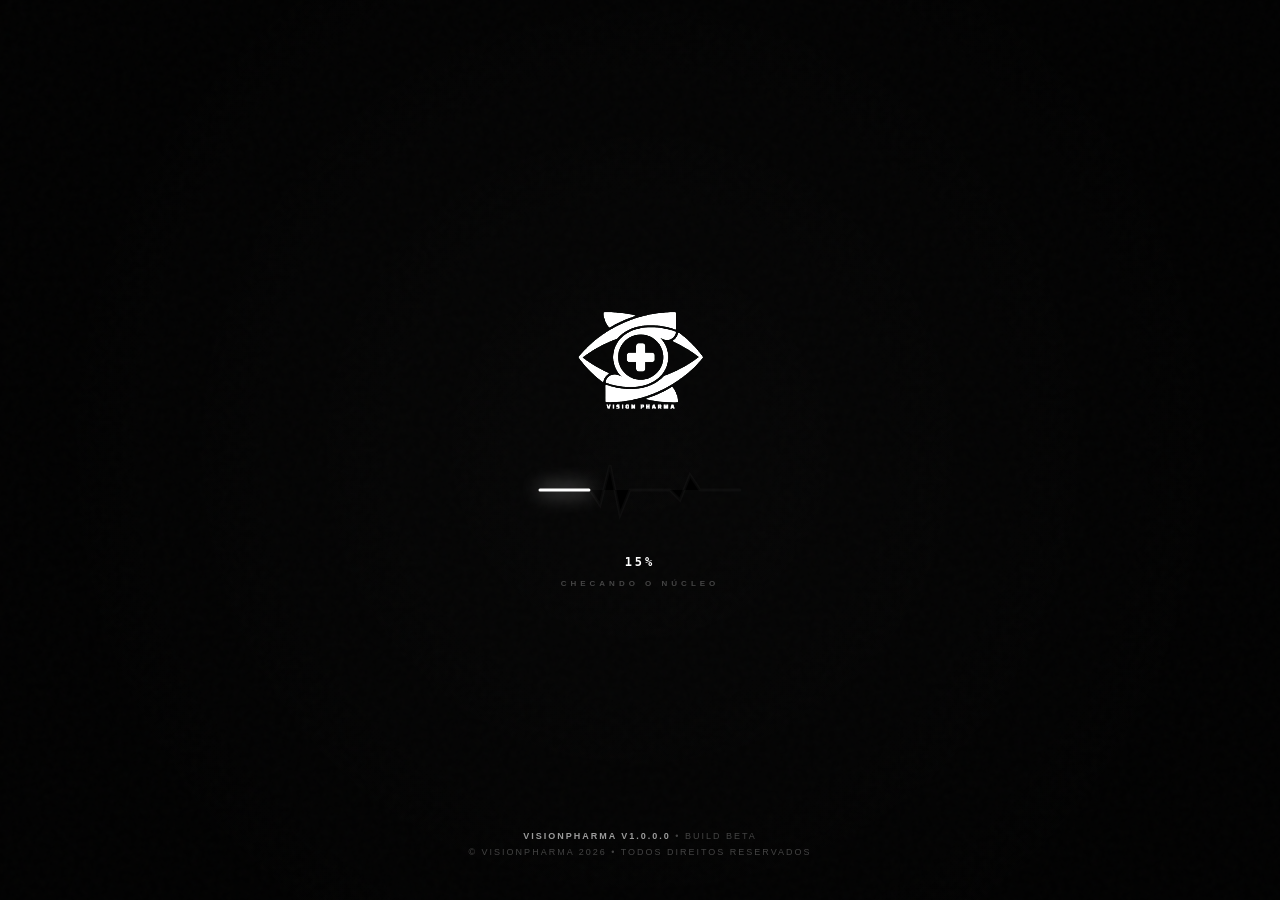
<file: pharmora/index.html>
<!DOCTYPE html>
<html lang="pt-br">
<head>
    <meta charset="UTF-8">
    <meta name="viewport" content="width=device-width, initial-scale=1.0, viewport-fit=cover">
    <title>VisionPharma | Terminal de Carregamento</title>
    
    <link rel="stylesheet" href="global.css">
    <link rel="stylesheet" href="assets/fontawesome/css/all.min.css">

    <style>
        :root {
            --bg: #020202; --text: #ffffff; --dim: #444;
            --accent: #ffffff; --success: #00ffcc; --error: #ff4444;
            --logo-filter: invert(1) brightness(1.8);
            --ecg-bg: rgba(255,255,255,0.03);
            --glass: rgba(255, 255, 255, 0.02);
        }

        [data-theme="light"] {
            --bg: #f5f5f7; --text: #000000; --dim: #999;
            --accent: #000000; --logo-filter: none;
            --ecg-bg: rgba(0,0,0,0.05);
            --glass: rgba(0, 0, 0, 0.02);
        }

        * { margin: 0; padding: 0; box-sizing: border-box; -webkit-font-smoothing: antialiased; }

        body {
            background-color: var(--bg); color: var(--text);
            font-family: "Inter", sans-serif;
            height: 100vh; display: flex; flex-direction: column;
            justify-content: center; align-items: center; overflow: hidden;
            transition: background 0.8s ease;
        }

        /* 1. TEXTURA CINEMATOGRÁFICA (GRÃO) */
        body::before {
            content: ""; position: fixed; inset: 0; z-index: 1;
            background-image: url("data:image/svg+xml,%3Csvg viewBox='0 0 200 200' xmlns='http://www.w3.org/2000/svg'%3E%3Cfilter id='n'%3E%3CfeTurbulence type='fractalNoise' baseFrequency='0.65' numOctaves='3' stitchTiles='stitch'/%3E%3C/filter%3E%3Crect width='100%25' height='100%25' filter='url(%23n)'/%3E%3C/svg%3E");
            opacity: 0.02; pointer-events: none;
        }

        .ambient {
            position: fixed; inset: 0;
            background: radial-gradient(circle at 50% 50%, var(--glass) 0%, transparent 80%);
            z-index: 0;
        }

        /* 2. CONTAINER PRINCIPAL */
        #boot-wrapper {
            position: relative; z-index: 10;
            display: flex; flex-direction: column; align-items: center;
            width: 100%; max-width: 400px;
            transition: all 1s cubic-bezier(0.7, 0, 0.3, 1);
        }

        .logo-box {
            width: 125px; margin-bottom: 50px;
            filter: var(--logo-filter);
            animation: logoBreath 5s infinite ease-in-out;
        }
        @keyframes logoBreath { 0%, 100% { transform: scale(1); opacity: 0.8; } 50% { transform: scale(1.05); opacity: 1; } }

        /* 3. ECG (O CARREGADOR) */
        .ecg-container {
            position: relative; width: 220px; height: 60px; margin-bottom: 35px;
        }
        .ecg-svg { width: 100%; height: 100%; overflow: visible; }
        .ecg-path-bg { fill: none; stroke: var(--ecg-bg); stroke-width: 3; stroke-linecap: round; }
        .ecg-path-loader {
            fill: none; stroke: var(--text); stroke-width: 3; stroke-linecap: round;
            stroke-linejoin: round; stroke-dasharray: 1000; stroke-dashoffset: 1000;
            transition: stroke-dashoffset 0.8s cubic-bezier(0.4, 0, 0.2, 1), stroke 0.4s;
            filter: drop-shadow(0 0 10px var(--text));
        }

        /* 4. ÁREA DE TEXTO TÉCNICO */
        .status-area { text-align: center; }
        .percentage {
            font-family: 'JetBrains Mono', monospace; font-size: 12px;
            font-weight: 800; letter-spacing: 3px; margin-bottom: 10px;
            display: block; color: var(--text);
        }
        .log-text {
            font-size: 8px; font-weight: 700; letter-spacing: 4px;
            text-transform: uppercase; color: var(--dim); transition: 0.3s;
        }

        /* 5. RODAPÉ (INSTITUCIONAL) */
        footer {
            position: absolute; bottom: 40px; width: 100%;
            text-align: center; z-index: 10;
            animation: fadeInFooter 2s ease forwards 1s; opacity: 0;
        }
        .footer-line {
            font-family: 'Inter', sans-serif; font-size: 9px;
            letter-spacing: 2px; color: var(--dim); line-height: 1.8;
            font-weight: 500;
        }
        .footer-line b { color: var(--text); opacity: 0.6; }

        @keyframes fadeInFooter { to { opacity: 1; } }

        /* TELA DE ERRO */
        #error-screen {
            display: none; position: fixed; inset: 0; z-index: 100;
            background: var(--bg); flex-direction: column;
            justify-content: center; align-items: center; text-align: center;
        }

        /* SAÍDA */
        .boot-exit { opacity: 0; transform: scale(0.96); filter: blur(15px); }
    </style>
</head>
<body data-theme="dark">

    <div class="ambient"></div>

    <div id="boot-wrapper">
        <img src="assets/imagem/svg/logo.svg" class="logo-box" alt="Pharmora">

        <div class="ecg-container">
            <svg class="ecg-svg" viewBox="0 0 200 60">
                <path id="path-data" d="M 0,30 L 40,30 L 50,30 L 60,45 L 70,5 L 80,55 L 90,30 L 120,30 L 130,30 L 140,40 L 150,15 L 160,30 L 200,30" />
                <use href="#path-data" class="ecg-path-bg" />
                <use href="#path-data" id="ecg-loader" class="ecg-path-loader" />
            </svg>
        </div>

        <div class="status-area">
            <span class="percentage" id="pct">0%</span>
            <div class="log-text" id="status-msg">Iniciando Protocolos...</div>
        </div>
    </div>

    <footer>
        <div class="footer-line"><b>VISIONPHARMA V1.0.0.0</b> • BUILD BETA</div>
        <div class="footer-line">© VISIONPHARMA 2026 • TODOS DIREITOS RESERVADOS</div>
    </footer>

    <div id="error-screen">
        <i class="fas fa-terminal" style="font-size: 2.5rem; color: var(--error); margin-bottom: 25px;"></i>
        <h2 style="letter-spacing: 4px; font-size: 12px; color: var(--text);">FALHA NA SINCRONIZAÇÃO DO NODO</h2>
        <p id="err-desc" style="font-size: 9px; margin-top: 10px; color: var(--dim); letter-spacing: 1px;"></p>
        <button onclick="window.location.href='login.html'" style="margin-top: 30px; padding: 12px 30px; background: var(--text); color: var(--bg); border: none; border-radius: 4px; font-weight: 800; font-size: 10px; cursor: pointer; letter-spacing: 2px;">RECONFIGURAR</button>
    </div>

    <script>
        const loader = document.getElementById('ecg-loader');
        const pctText = document.getElementById('pct');
        const msgText = document.getElementById('status-msg');
        const serverIP = localStorage.getItem('pharmora_ip') || 'localhost';

        const pathLength = document.getElementById('path-data').getTotalLength();
        loader.style.strokeDasharray = pathLength;
        loader.style.strokeDashoffset = pathLength;

        async function bootSequence() {
            try {
                // Sincronizar Tema Imparcial
                const theme = localStorage.getItem('pharmora_theme') || 'dark';
                document.body.setAttribute('data-theme', theme);
                
                await updateProgress(15, "checando o núcleo");
                await wait(1000);

                await updateProgress(45, "Vincular na rede: " + serverIP);
                await wait(500);
                
                // Verificação Real do Banco
                const controller = new AbortController();
                const timeout = setTimeout(() => controller.abort(), 4000);

                try {
                    const res = await fetch(`http://${serverIP}/pharmora/api_status.php`, { signal: controller.signal });
                    const data = await res.json();
                    sessionStorage.setItem('pharmora_config', JSON.stringify(data));
                } catch (e) {
                    throw new Error("Servidor Central Offline ou IP Inválido");
                }

                await updateProgress(65, "Hidratando a base de dados");
                await wait(900);

                await updateProgress(85, "Sincronização Concluída");
                
                await wait(500);
                
                await updateProgress(100, "Iniciando..");
                
                loader.style.stroke = "var(--success)";
                loader.style.filter = "drop-shadow(0 0 12px var(--success))";
                
                // Delay para apreciação da UI
                await wait(1800);
                exit();

            } catch (err) {
                showError(err.message);
            }
        }

        function updateProgress(value, message) {
            return new Promise(resolve => {
                pctText.textContent = value + "%";
                msgText.textContent = message;
                const offset = pathLength - (pathLength * (value / 100));
                loader.style.strokeDashoffset = offset;
                setTimeout(resolve, 600);
            });
        }

        function showError(msg) {
            document.getElementById('error-screen').style.display = 'flex';
            document.getElementById('err-desc').textContent = msg;
        }

        function exit() {
            document.getElementById('boot-wrapper').classList.add('boot-exit');
            document.querySelector('footer').style.opacity = "0";
            setTimeout(() => { window.location.href = "login.html"; }, 1000);
        }

        function wait(ms) { return new Promise(r => setTimeout(r, ms)); }

        window.onload = bootSequence;
    </script>
</body>
</html>
</file>
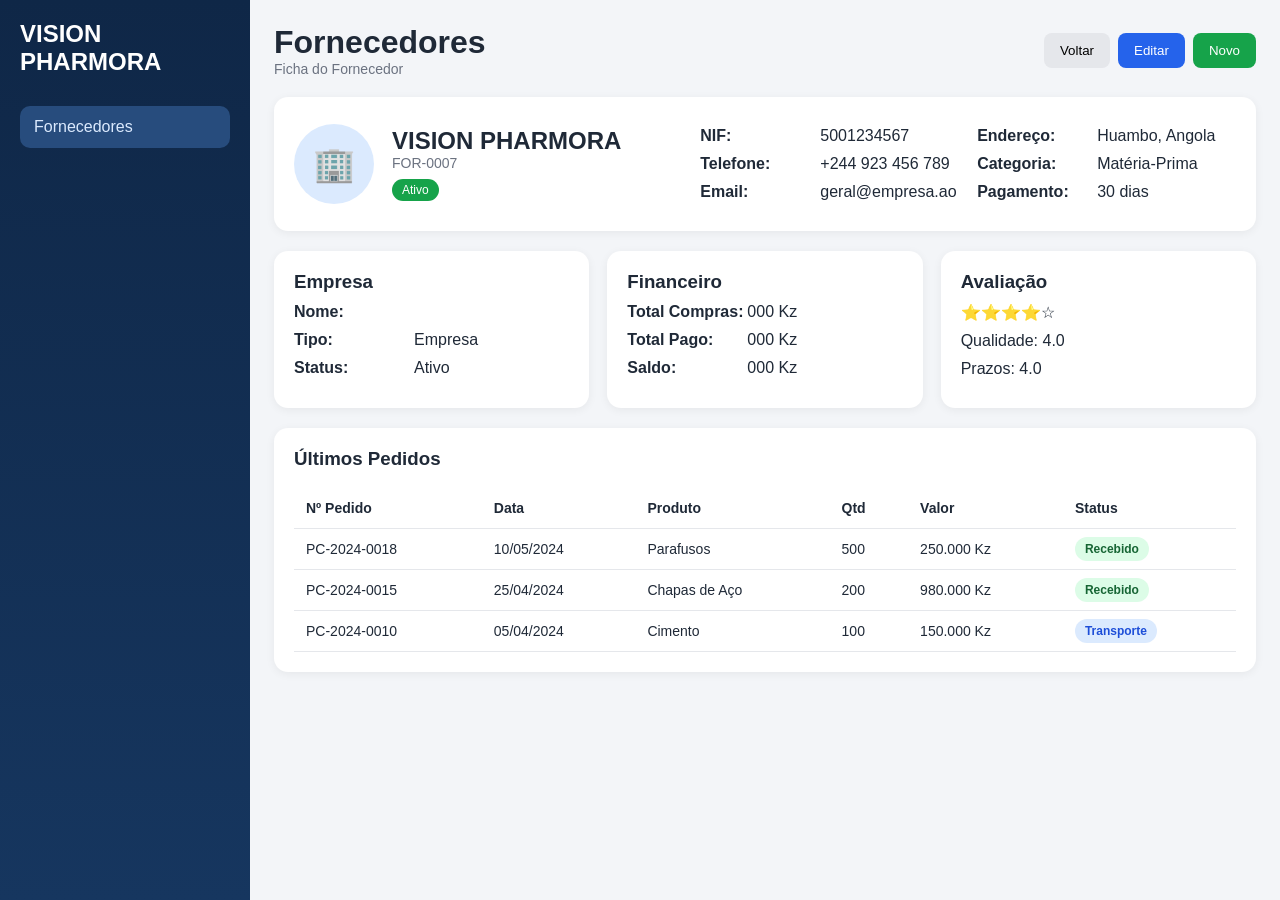
<file: fornedores.html>
<html lang="pt">
<head>
<meta charset="UTF-8">
<meta name="viewport" content="width=device-width, initial-scale=1.0">
<title>Fornecedores</title>
<style>
*{margin:0;padding:0;box-sizing:border-box}body{font-family:Arial,Helvetica,sans-serif;background:#f3f5f8;color:#1f2937} .app{display:flex;min-height:100vh}.sidebar{width:250px;background:linear-gradient(180deg,#0f2747,#16365f);color:#fff;padding:20px}.logo{font-size:24px;font-weight:700;margin-bottom:30px}.menu a{display:block;color:#dbeafe;text-decoration:none;padding:12px 14px;border-radius:10px;margin:6px 0}.menu a:hover,.menu a.active{background:#274c7d}.content{flex:1;padding:24px}.topbar{display:flex;justify-content:space-between;align-items:center;margin-bottom:20px}.btns button{border:none;padding:10px 16px;border-radius:8px;margin-left:8px;cursor:pointer}.secondary{background:#e5e7eb}.primary{background:#2563eb;color:#fff}.success{background:#16a34a;color:#fff}.card{background:#fff;border-radius:14px;box-shadow:0 2px 10px rgba(0,0,0,.06);padding:20px;margin-bottom:20px}.hero{display:grid;grid-template-columns:1.5fr 1fr 1fr;gap:18px}.supplier{display:flex;gap:18px;align-items:center}.avatar{width:80px;height:80px;border-radius:50%;background:#dbeafe;display:flex;align-items:center;justify-content:center;font-size:34px}.badge{display:inline-block;background:#16a34a;color:#fff;padding:4px 10px;border-radius:999px;font-size:12px;margin-top:8px}.muted{color:#6b7280;font-size:14px}.grid3{display:grid;grid-template-columns:repeat(3,1fr);gap:18px}.info p{margin:10px 0}.info strong{display:inline-block;width:120px}.table{width:100%;border-collapse:collapse}.table th,.table td{padding:12px;border-bottom:1px solid #e5e7eb;text-align:left;font-size:14px}.status{padding:5px 10px;border-radius:999px;font-size:12px;font-weight:700}.ok{background:#dcfce7;color:#166534}.warn{background:#dbeafe;color:#1d4ed8}@media(max-width:1000px){.hero,.grid3{grid-template-columns:1fr}.sidebar{display:none}}
</style>
</head>
<body>
<div class='app'>
<aside class='sidebar'>
<div class='logo'>VISION PHARMORA</div>
<nav class='menu'>

<a href='#' class='active'>Fornecedores</a>

</nav>
</aside>
<main class='content'>
<div class='topbar'>
<div><h1>Fornecedores</h1><div class='muted'>Ficha do Fornecedor</div></div>
<div class='btns'><button class='secondary'>Voltar</button><button class='primary'>Editar</button><button class='success'>Novo</button></div>
</div>
<div class='card hero'>
<div class='supplier'>
<div class='avatar'>🏢</div>
<div><h2> VISION PHARMORA </h2><div class='muted'>FOR-0007</div><span class='badge'>Ativo</span></div>
</div>
<div class='info'>
<p><strong>NIF:</strong>5001234567</p>
<p><strong>Telefone:</strong>+244 923 456 789</p>
<p><strong>Email:</strong>geral@empresa.ao</p>
</div>
<div class='info'>
<p><strong>Endereço:</strong>Huambo, Angola</p>
<p><strong>Categoria:</strong>Matéria-Prima</p>
<p><strong>Pagamento:</strong>30 dias</p>
</div>
</div>
<div class='grid3'>
<div class='card info'>
<h3>Empresa</h3>
<p><strong>Nome:</strong></p>
<p><strong>Tipo:</strong>Empresa</p>
<p><strong>Status:</strong>Ativo</p>
</div>
<div class='card info'>
<h3>Financeiro</h3>
<p><strong>Total Compras:</strong>000 Kz</p>
<p><strong>Total Pago:</strong>000 Kz</p>
<p><strong>Saldo:</strong>000 Kz</p>
</div>
<div class='card info'>
<h3>Avaliação</h3>
<p>⭐⭐⭐⭐☆</p>
<p>Qualidade: 4.0</p>
<p>Prazos: 4.0</p>
</div>
</div>
<div class='card'>
<h3>Últimos Pedidos</h3><br>
<table class='table'>
<thead><tr><th>Nº Pedido</th><th>Data</th><th>Produto</th><th>Qtd</th><th>Valor</th><th>Status</th></tr></thead>
<tbody>
<tr><td>PC-2024-0018</td><td>10/05/2024</td><td>Parafusos</td><td>500</td><td>250.000 Kz</td><td><span class='status ok'>Recebido</span></td></tr>
<tr><td>PC-2024-0015</td><td>25/04/2024</td><td>Chapas de Aço</td><td>200</td><td>980.000 Kz</td><td><span class='status ok'>Recebido</span></td></tr>
<tr><td>PC-2024-0010</td><td>05/04/2024</td><td>Cimento</td><td>100</td><td>150.000 Kz</td><td><span class='status warn'>Transporte</span></td></tr>
</tbody>
</table>
</div>
</main>
</div>
</body>
</html>
</file>
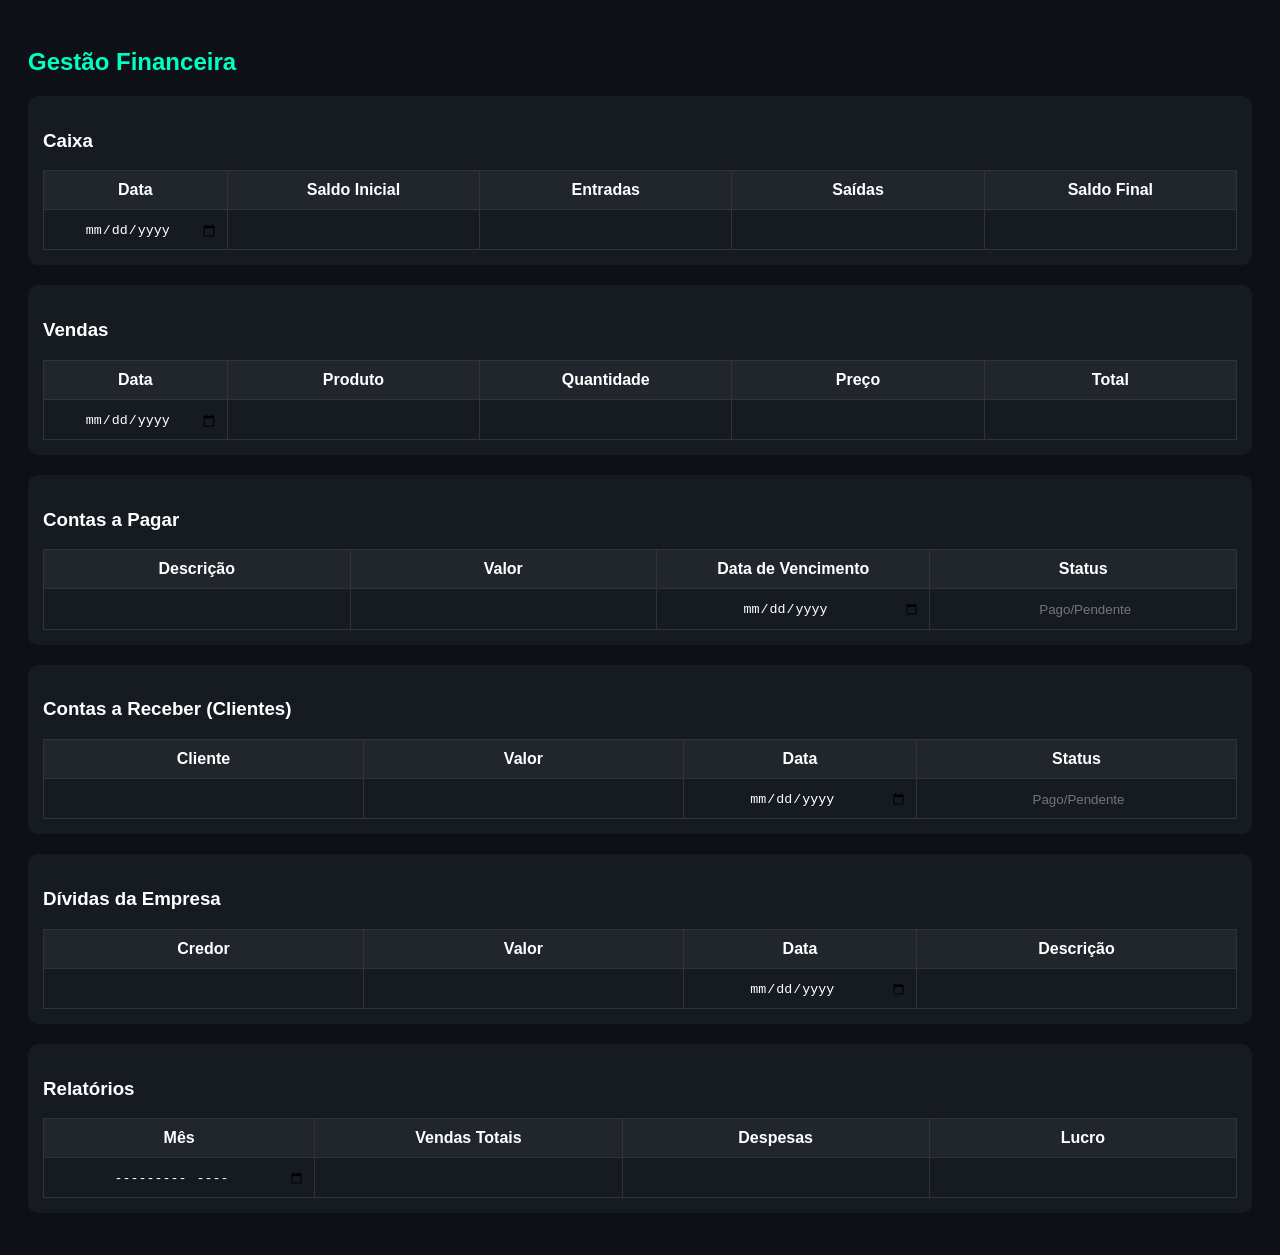
<file: Gestaofinceira.html>
<!DOCTYPE html>
<html lang="pt">
<head>
<meta charset="UTF-8">
<title>Gestão Financeira</title>

<style>
body {
  font-family: Arial;
  background: #0d1117;
  color: #fff;
}

.container {
  padding: 20px;
}

h2 {
  color: #00ffc3;
}

.section {
  background: #161b22;
  padding: 15px;
  margin-bottom: 20px;
  border-radius: 10px;
}

table {
  width: 100%;
  border-collapse: collapse;
  margin-top: 10px;
}

th, td {
  padding: 10px;
  border: 1px solid #333;
  text-align: center;
}

th {
  background: #21262d;
}

input {
  width: 100%;
  background: transparent;
  border: none;
  color: white;
  text-align: center;
}

input:focus {
  outline: none;
}
</style>

</head>

<body>

<div class="container">

<h2>Gestão Financeira</h2>

<!-- CAIXA -->
<div class="section">
<h3>Caixa</h3>

<table>
<tr>
<th>Data</th>
<th>Saldo Inicial</th>
<th>Entradas</th>
<th>Saídas</th>
<th>Saldo Final</th>
</tr>

<tr>
<td><input type="date"></td>
<td><input type="number"></td>
<td><input type="number"></td>
<td><input type="number"></td>
<td><input type="number"></td>
</tr>
</table>
</div>

<!-- VENDAS -->
<div class="section">
<h3>Vendas</h3>

<table>
<tr>
<th>Data</th>
<th>Produto</th>
<th>Quantidade</th>
<th>Preço</th>
<th>Total</th>
</tr>

<tr>
<td><input type="date"></td>
<td><input type="text"></td>
<td><input type="number"></td>
<td><input type="number"></td>
<td><input type="number"></td>
</tr>
</table>
</div>

<!-- CONTAS A PAGAR -->
<div class="section">
<h3>Contas a Pagar</h3>

<table>
<tr>
<th>Descrição</th>
<th>Valor</th>
<th>Data de Vencimento</th>
<th>Status</th>
</tr>

<tr>
<td><input type="text"></td>
<td><input type="number"></td>
<td><input type="date"></td>
<td><input type="text" placeholder="Pago/Pendente"></td>
</tr>
</table>
</div>

<!-- CONTAS A RECEBER -->
<div class="section">
<h3>Contas a Receber (Clientes)</h3>

<table>
<tr>
<th>Cliente</th>
<th>Valor</th>
<th>Data</th>
<th>Status</th>
</tr>

<tr>
<td><input type="text"></td>
<td><input type="number"></td>
<td><input type="date"></td>
<td><input type="text" placeholder="Pago/Pendente"></td>
</tr>
</table>
</div>

<!-- DÍVIDAS DA EMPRESA -->
<div class="section">
<h3>Dívidas da Empresa</h3>

<table>
<tr>
<th>Credor</th>
<th>Valor</th>
<th>Data</th>
<th>Descrição</th>
</tr>

<tr>
<td><input type="text"></td>
<td><input type="number"></td>
<td><input type="date"></td>
<td><input type="text"></td>
</tr>
</table>
</div>

<!-- RELATÓRIOS -->
<div class="section">
<h3>Relatórios</h3>

<table>
<tr>
<th>Mês</th>
<th>Vendas Totais</th>
<th>Despesas</th>
<th>Lucro</th>
</tr>

<tr>
<td><input type="month"></td>
<td><input type="number"></td>
<td><input type="number"></td>
<td><input type="number"></td>
</tr>
</table>
</div>

</div>

</body>
</html>
</file>
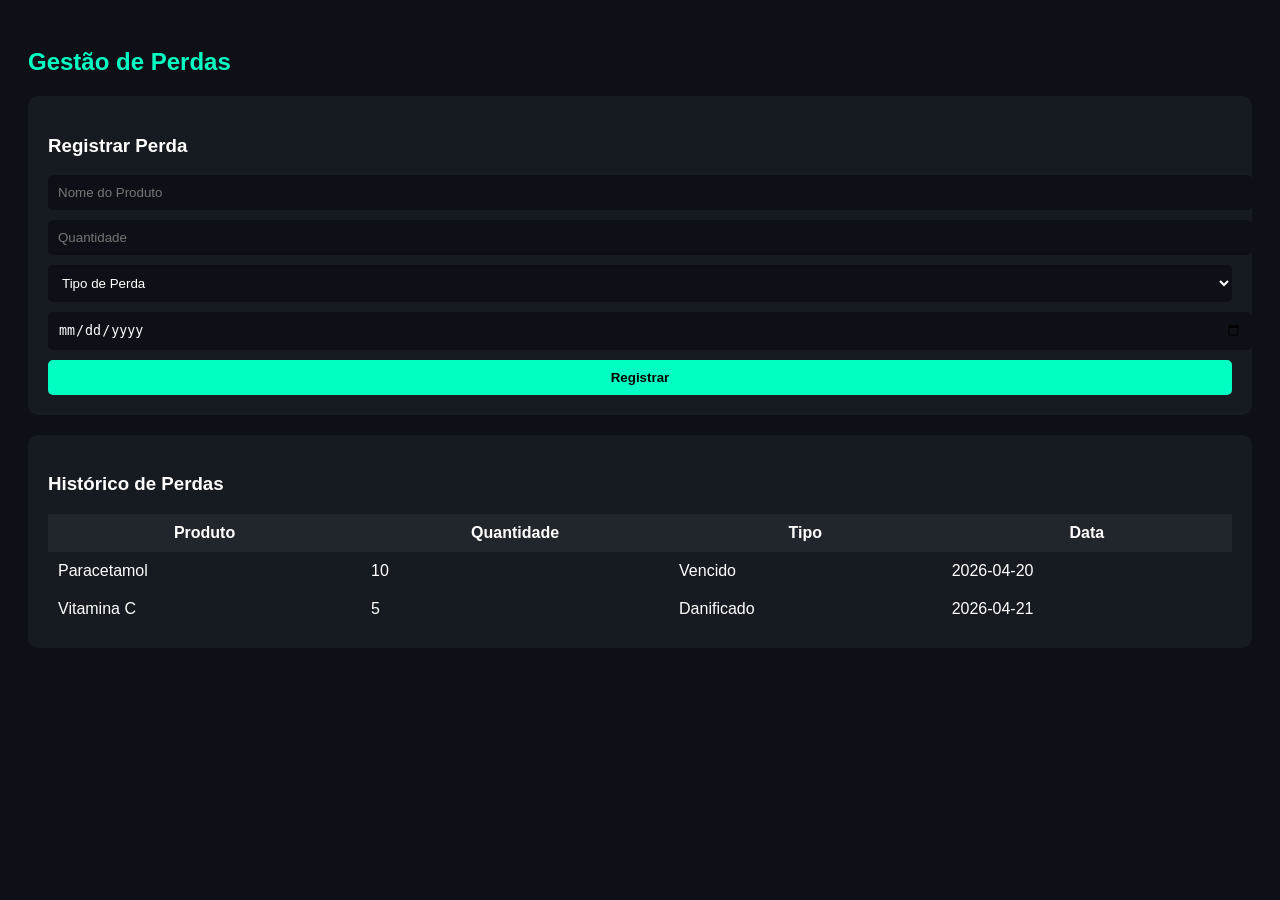
<file: Gestão de perdas.html>
<!DOCTYPE html>
<html lang="pt">
<head>
<meta charset="UTF-8">
<title>Gestão de Perdas</title>

<style>
body {
  font-family: Arial, sans-serif;
  background-color: #0d1117;
  color: #fff;
}

/* CONTAINER PRINCIPAL */
.perdas-container {
  padding: 20px;
}

/* TÍTULOS */
.perdas-container h2 {
  color: #00ffc3;
}

/* CARD */
.card {
  background-color: #161b22;
  padding: 20px;
  border-radius: 10px;
  margin-bottom: 20px;
}

/* INPUTS */
input, select {
  width: 100%;
  padding: 10px;
  margin-bottom: 10px;
  background: #0d1117;
  border: none;
  border-radius: 5px;
  color: #fff;
}

/* BOTÃO */
button {
  background-color: #00ffc3;
  color: #000;
  padding: 10px;
  border: none;
  border-radius: 5px;
  width: 100%;
  cursor: pointer;
  font-weight: bold;
}

button:hover {
  background-color: #00cfa0;
}

/* TABELA */
table {
  width: 100%;
  border-collapse: collapse;
}

th, td {
  padding: 10px;
}

th {
  background-color: #21262d;
}

tr:nth-child(even) {
  background-color: #161b22;
}
</style>

</head>

<body>

<div class="perdas-container">

  <h2>Gestão de Perdas</h2>

  <!-- FORMULÁRIO -->
  <div class="card">
    <h3>Registrar Perda</h3>

    <form>
      <input type="text" placeholder="Nome do Produto">
      <input type="number" placeholder="Quantidade">

      <select>
        <option>Tipo de Perda</option>
        <option>Vencido</option>
        <option>Danificado</option>
        <option>Roubo</option>
        <option>Erro de estoque</option>
      </select>

      <input type="date">

      <button type="submit">Registrar</button>
    </form>
  </div>

  <!-- TABELA -->
  <div class="card">
    <h3>Histórico de Perdas</h3>

    <table>
      <thead>
        <tr>
          <th>Produto</th>
          <th>Quantidade</th>
          <th>Tipo</th>
          <th>Data</th>
        </tr>
      </thead>

      <tbody>
        <tr>
          <td>Paracetamol</td>
          <td>10</td>
          <td>Vencido</td>
          <td>2026-04-20</td>
        </tr>

        <tr>
          <td>Vitamina C</td>
          <td>5</td>
          <td>Danificado</td>
          <td>2026-04-21</td>
        </tr>
      </tbody>
    </table>
  </div>

</div>

</body>
</html>
</file>
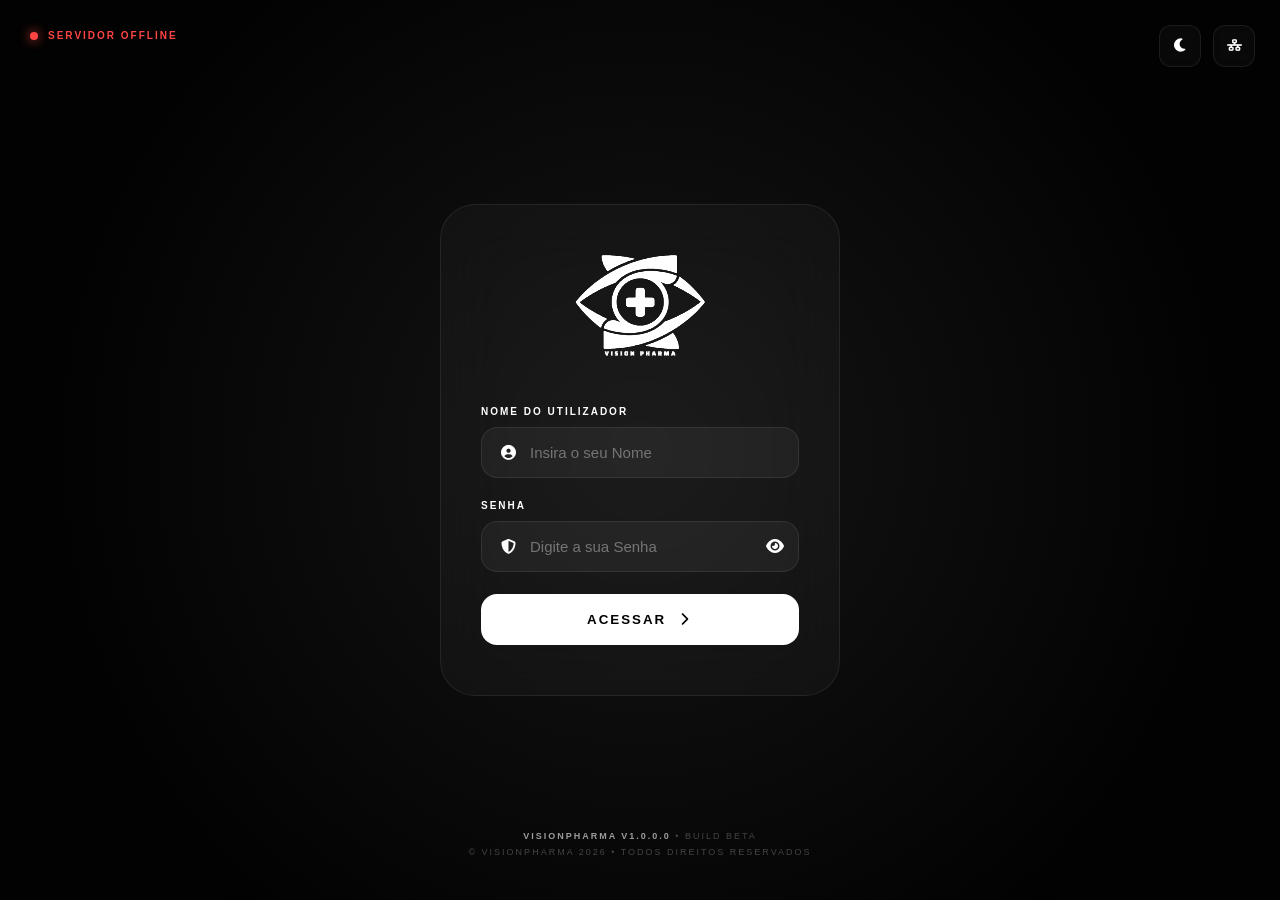
<file: pharmora/login.html>
<!DOCTYPE html>
<html lang="pt-br">
<head>
    <meta charset="UTF-8">
    <meta name="viewport" content="width=device-width, initial-scale=1.0, viewport-fit=cover">
    <title>VisionPharma | Terminal de Acesso</title>
    
    <link rel="stylesheet" href="global.css"> 
    <link rel="stylesheet" href="assets/fontawesome/css/all.min.css">

    <style>
        :root {
            /* Tema Escuro Intenso */
            --bg-color: #020202;
            --card-bg: rgba(255, 255, 255, 0.03);
            --card-border: rgba(255, 255, 255, 0.08);
            --text-main: #ffffff;
            --text: #ffffff; 
            --dim: #444;
            --input-fill: rgba(255, 255, 255, 0.05);
            --status-off: #ff4444;
            --status-on: #00ffcc;
            --logo-filter: invert(1) brightness(1.8);
        }

        [data-theme="light"] {
            --bg-color: #f0f0f2;
            --card-bg: rgba(255, 255, 255, 0.7);
            --card-border: rgba(0, 0, 0, 0.06);
            --text-main: #000000;
            --text: #000000; 
            --dim: #999;
            --accent: #000000;
            --input-fill: rgba(0, 0, 0, 0.04);
            --logo-filter: none;
        }

        * { margin: 0; padding: 0; box-sizing: border-box; -webkit-font-smoothing: antialiased; }

        body, html {
            width: 100%; height: 100%;
            background-color: var(--bg-color);
            color: var(--text-main);
            transition: background 0.4s ease;
            font-family: "Inter", sans-serif;
            display: flex; justify-content: center; align-items: center;
            overflow: hidden;
        }

        .ambient-bg {
            position: fixed; inset: 0;
            background: radial-gradient(circle at 50% 50%, var(--card-border) 0%, transparent 80%);
            z-index: 0;
        }

        /* BARRA SUPERIOR */
        .top-toolbar {
            position: absolute; top: 25px; right: 25px;
            display: flex; gap: 12px; z-index: 100;
        }

        .tool-btn {
            background: var(--card-bg);
            border: 1px solid var(--card-border);
            color: var(--text-main);
            width: 42px; height: 42px;
            border-radius: 12px;
            cursor: pointer;
            display: flex; align-items: center; justify-content: center;
            transition: 0.3s; backdrop-filter: blur(10px);
        }
        .tool-btn:hover { background: var(--input-fill); transform: translateY(-2px); }

        /* STATUS DO SERVIDOR */
        .server-status {
            position: absolute; top: 30px; left: 30px;
            display: flex; align-items: center; gap: 10px;
            font-size: 10px; letter-spacing: 2px; text-transform: uppercase;
            color: var(--text-dim); z-index: 100; font-weight: 600;
        }
        .status-dot {
            width: 8px; height: 8px; border-radius: 50%;
            background: var(--status-off);
            box-shadow: 0 0 12px var(--status-off);
            transition: 0.5s;
        }
        .status-dot.online { background: var(--status-on); box-shadow: 0 0 12px var(--status-on); }

        /* CARD DE LOGIN */
        .login-card {
            position: relative; width: 90%; max-width: 400px;
            padding: 50px 40px;
            background: var(--card-bg);
            border: 1px solid var(--card-border);
            border-radius: 35px;
            backdrop-filter: blur(30px);
            z-index: 10; text-align: center;
            transition: transform 0.3s ease;
        }

        .logo-login { 
            width: 130px; margin-bottom: 45px; 
            filter: var(--logo-filter); 
        }

        /* INPUT GROUPS E ÍCONES CORRIGIDOS */
        .input-group { position: relative; margin-bottom: 22px; text-align: left; }
        
        label {
            font-size: 10px; color: var(--text-dim);
            text-transform: uppercase; letter-spacing: 2px;
            margin-bottom: 10px; display: block; font-weight: 700;
        }

        .input-wrapper { position: relative; display: flex; align-items: center; }

        .input-wrapper i.field-icon {
            position: absolute; left: 18px;
            color: var(--text-dim); font-size: 15px;
            pointer-events: none;
        }

        .input-wrapper input {
            width: 100%; padding: 16px 45px 16px 48px;
            background: var(--input-fill);
            border: 1px solid var(--card-border);
            border-radius: 16px; color: var(--text-main);
            outline: none; transition: 0.3s; font-size: 15px;
        }

        .input-wrapper input:focus { 
            border-color: var(--text-main); 
            background: rgba(255,255,255,0.02); 
        }

        /* BOTÃO VER SENHA */
        .toggle-pass {
            position: absolute; right: 18px;
            color: var(--text-dim); cursor: pointer;
            padding: 5px; transition: 0.3s;
        }
        .toggle-pass:hover { color: var(--text-main); }

        /* BOTÃO PRINCIPAL */
        .btn-access {
            width: 100%; padding: 18px; background: var(--text-main);
            color: var(--bg-color); border: none; border-radius: 16px;
            font-weight: 800; text-transform: uppercase; letter-spacing: 2px;
            cursor: pointer; margin-top: 15px; transition: 0.4s cubic-bezier(0.175, 0.885, 0.32, 1.275);
            display: flex; align-items: center; justify-content: center; gap: 10px;
        }
        .btn-access:hover { transform: scale(1.02); filter: brightness(0.9); }
        
        /* 5. RODAPÉ (INSTITUCIONAL) */
        footer {
            position: absolute; bottom: 40px; width: 100%;
            text-align: center; z-index: 10;
            animation: fadeInFooter 2s ease forwards 1s; opacity: 0;
        }
        .footer-line {
            font-family: 'Inter', sans-serif; font-size: 9px;
            letter-spacing: 2px; color: var(--dim); line-height: 1.8;
            font-weight: 500;
        }
        .footer-line b { color: var(--text); opacity: 0.6; }

        @keyframes fadeInFooter { to { opacity: 1; } }

        /* PAINEL DE CONFIGURAÇÃO IP (CORRIGIDO) */
        #ip-panel {
            display: none; position: absolute; inset: 0;
            background: var(--bg-color); border-radius: 35px;
            padding: 40px; z-index: 60; flex-direction: column; justify-content: center;
            border: 1px solid var(--card-border);
        }
        #ip-panel.active { display: flex; animation: slideUp 0.4s ease; }
        @keyframes slideUp { from { opacity: 0; transform: translateY(20px); } to { opacity: 1; transform: translateY(0); } }

        .ip-header { margin-bottom: 30px; }
        .ip-header i { font-size: 2.5rem; color: var(--text-main); margin-bottom: 15px; }
        .ip-header h2 { font-size: 14px; letter-spacing: 3px; color: var(--text-main); }

        /* LOADER */
        #boot-loader { display: none; padding: 40px 0; }
        .spinner { font-size: 24px; margin-bottom: 15px; animation: spin 1s linear infinite; }
        @keyframes spin { from { transform: rotate(0deg); } to { transform: rotate(360deg); } }

        .error-msg { color: var(--status-off); font-size: 12px; margin-top: 20px; font-weight: 600; display: none; }

    </style>
</head>
<body data-theme="dark">

    <div class="ambient-bg"></div>

    <div class="server-status">
        <div id="status-dot" class="status-dot"></div>
        <span id="status-text">Detectando Nodo...</span>
    </div>

    <div class="top-toolbar">
        <button class="tool-btn" onclick="toggleTheme()" title="Trocar Tema">
            <i class="fas fa-moon" id="theme-icon"></i>
        </button>
        <button class="tool-btn" onclick="toggleIP()" title="Configurações de Rede">
            <i class="fas fa-network-wired"></i>
        </button>
    </div>

    <div class="login-card">
        <div id="ip-panel">
            <div class="ip-header">
                <i class="fas fa-network-wired"></i>
                <h2>CONFIGURAÇÃO DO NODO</h2>
            </div>
            
            <div class="input-group">
                <label>Endereço IPv4 do Servidor</label>
                <div class="input-wrapper">
                    <i class="fas fa-link field-icon"></i>
                    <input type="text" id="ip-addr" placeholder="ex: 192.168.1.10">
                </div>
            </div>
            
            <button class="btn-access" onclick="saveIP()">
                <i class="fas fa-save"></i> SINCRONIZAR
            </button>
            <button onclick="toggleIP()" style="background:none; border:none; color:var(--text-dim); margin-top:20px; cursor:pointer; font-size:11px; font-weight:700; letter-spacing:1px;">VOLTAR AO TERMINAL</button>
        </div>

        <img src="assets/imagem/svg/logo.svg" alt="Pharmora" class="logo-login">

        <div id="login-fields">
            <div class="input-group">
                <label>Nome do Utilizador</label>
                <div class="input-wrapper">
                    <i class="fas fa-user-circle field-icon"></i>
                    <input type="text" id="user" placeholder="Insira o seu Nome" autocomplete="off">
                </div>
            </div>
            
            <div class="input-group">
                <label>Senha</label>
                <div class="input-wrapper">
                    <i class="fas fa-shield-alt field-icon"></i>
                    <input type="password" id="pass" placeholder="Digite a sua Senha">
                    <i class="fas fa-eye toggle-pass" onclick="togglePasswordVisibility()"></i>
                </div>
            </div>

            <button class="btn-access" onclick="handleLogin()">
                ACESSAR <i class="fas fa-chevron-right"></i>
            </button>
            <div id="error-log" class="error-msg"></div>
        </div>

        <div id="boot-loader">
            <div class="spinner"><i class="fas fa-sync-alt"></i></div>
            <div style="font-size:11px; letter-spacing:4px; font-weight:700;" id="loader-msg">VALIDANDO...</div>
        </div>
    </div>
    
     <footer>
        <div class="footer-line"><b>VISIONPHARMA V1.0.0.0</b> • BUILD BETA</div>
        <div class="footer-line">© VISIONPHARMA 2026 • TODOS DIREITOS RESERVADOS</div>
    </footer>

    <script>
        let serverIP = localStorage.getItem('pharmora_ip') || 'localhost';
        document.getElementById('ip-addr').value = serverIP;

        // 1. ALTERNAR TEMA
        function toggleTheme() {
            const body = document.body;
            const icon = document.getElementById('theme-icon');
            const isDark = body.getAttribute('data-theme') === 'dark';
            
            body.setAttribute('data-theme', isDark ? 'light' : 'dark');
            icon.className = isDark ? 'fas fa-sun' : 'fas fa-moon';
        }

        // 2. VER/OCULTAR SENHA
        function togglePasswordVisibility() {
            const passInput = document.getElementById('pass');
            const toggleIcon = document.querySelector('.toggle-pass');
            
            if (passInput.type === 'password') {
                passInput.type = 'text';
                toggleIcon.classList.replace('fa-eye', 'fa-eye-slash');
            } else {
                passInput.type = 'password';
                toggleIcon.classList.replace('fa-eye-slash', 'fa-eye');
            }
        }

        function toggleIP() { document.getElementById('ip-panel').classList.toggle('active'); }

        function saveIP() {
            serverIP = document.getElementById('ip-addr').value;
            localStorage.setItem('pharmora_ip', serverIP);
            toggleIP();
            checkServerStatus();
        }

        // 3. PING DE STATUS
        async function checkServerStatus() {
            const dot = document.getElementById('status-dot');
            const text = document.getElementById('status-text');
            try {
                const controller = new AbortController();
                const timeoutId = setTimeout(() => controller.abort(), 2000);

                await fetch(`http://${serverIP}/pharmora/api_login.php`, { 
                    method: 'OPTIONS', 
                    signal: controller.signal 
                });
                
                dot.classList.add('online');
                text.textContent = "Servidor Conectado";
                text.style.color = "var(--status-on)";
            } catch (e) {
                dot.classList.remove('online');
                text.textContent = "Servidor Offline";
                text.style.color = "var(--status-off)";
            }
        }
        setInterval(checkServerStatus, 5000);
        checkServerStatus();

        // 4. LÓGICA DE LOGIN ATUALIZADA (Salva dados e redireciona para dashboard.html)
        async function handleLogin() {
            const user = document.getElementById('user').value;
            const pass = document.getElementById('pass').value;
            const loader = document.getElementById('boot-loader');
            const fields = document.getElementById('login-fields');
            const errorLog = document.getElementById('error-log');

            if(!user || !pass) { 
                errorLog.textContent = "INSIRA OS TEUS DADOS PARA PROSSEGUIR"; 
                errorLog.style.display = 'block';
                return; 
            }

            fields.style.display = 'none';
            loader.style.display = 'block';
            errorLog.style.display = 'none';

            try {
                const body = new FormData();
                body.append('username', user);
                body.append('password', pass);

                const response = await fetch(`http://${serverIP}/pharmora/api_login.php`, {
                    method: 'POST',
                    body: body
                });

                const data = await response.json();

                if(data.success) {
                    document.getElementById('loader-msg').textContent = "ACESSO PERMITIDO";
                    
                    // PASSO CRUCIAL: Guardar os dados do utilizador (incluindo permissões) no LocalStorage
                    if(data.user_data) {
                        localStorage.setItem('pharmora_user_data', JSON.stringify(data.user_data));
                    }

                    // Redirecionamento para a tela correta: dashboard.html
                    setTimeout(() => {
                        window.location.href = `dashboard.html`;
                    }, 1000);
                } else {
                    fail(data.message);
                }
            } catch (err) {
                fail("ERRO DE REDE: VERIFIQUE O NODO");
            }
        }

        function fail(m) {
            document.getElementById('boot-loader').style.display = 'none';
            document.getElementById('login-fields').style.display = 'block';
            const e = document.getElementById('error-log');
            e.textContent = m; e.style.display = 'block';
        }
    </script>
</body>
</html>
</file>
<file: pharmora/global.css>
/* ================== Geral e Reset ================== */

* {
    margin: 0;
    padding: 0;
    box-sizing: border-box;
    font-family: 'Nunito', sans-serif;
    -webkit-tap-highlight-color: transparent;
    -webkit-touch-callout: none;
    -webkit-user-select: none;
    -khtml-user-select: none;
    -moz-user-select: none;
    -ms-user-select: none;
    user-select: none;
}

/* ============ MODAL DE CONFIRMAÇÃO GLOBAL ============ */
.modal-confirm-overlay {
    position: fixed;
    inset: 0;
    background: rgba(0, 0, 0, 0.85);
    backdrop-filter: blur(10px);
    z-index: 10000; /* Acima de tudo */
    display: none;
    justify-content: center;
    align-items: center;
    padding: 20px;
}

.modal-confirm-overlay.active {
    display: flex !important;
}

.modal-confirm-box {
    width: 100%;
    max-width: 400px;
    background: var(--card-bg);
    border: 1px solid var(--card-border);
    border-radius: 20px;
    padding: 30px;
    text-align: center;
    animation: modalPop 0.3s cubic-bezier(0.34, 1.56, 0.64, 1);
    box-shadow: 0 25px 50px -12px rgba(0, 0, 0, 0.5);
}

.modal-confirm-icon {
    width: 60px;
    height: 60px;
    background: rgba(243, 156, 18, 0.1);
    color: #f39c12;
    border-radius: 50%;
    display: flex;
    align-items: center;
    justify-content: center;
    font-size: 24px;
    margin: 0 auto 20px;
    border: 1px solid rgba(243, 156, 18, 0.2);
}

.modal-confirm-box h3 {
    color: var(--text-main);
    margin-bottom: 10px;
    font-size: 18px;
}

.modal-confirm-box p {
    color: var(--text-dim);
    font-size: 14px;
    line-height: 1.5;
    margin-bottom: 25px;
}

.modal-confirm-buttons {
    display: grid;
    grid-template-columns: 1fr 1fr;
    gap: 12px;
}

.btn-confirm-cancel {
    padding: 12px;
    border-radius: 12px;
    border: 1px solid var(--card-border);
    background: var(--input-fill);
    color: var(--text-main);
    cursor: pointer;
    font-weight: 600;
    transition: 0.3s;
}

.btn-confirm-cancel:hover {
    background: rgba(255,255,255,0.1);
}

.btn-confirm-action {
    padding: 12px;
    border-radius: 12px;
    border: none;
    background: #e74c3c; /* Vermelho para ações destrutivas */
    color: white;
    cursor: pointer;
    font-weight: 700;
    transition: 0.3s;
}

.btn-confirm-action:hover {
    background: #c0392b;
    transform: translateY(-2px);
}

@keyframes modalPop {
    from { opacity: 0; transform: scale(0.9); }
    to { opacity: 1; transform: scale(1); }
}
</file>
